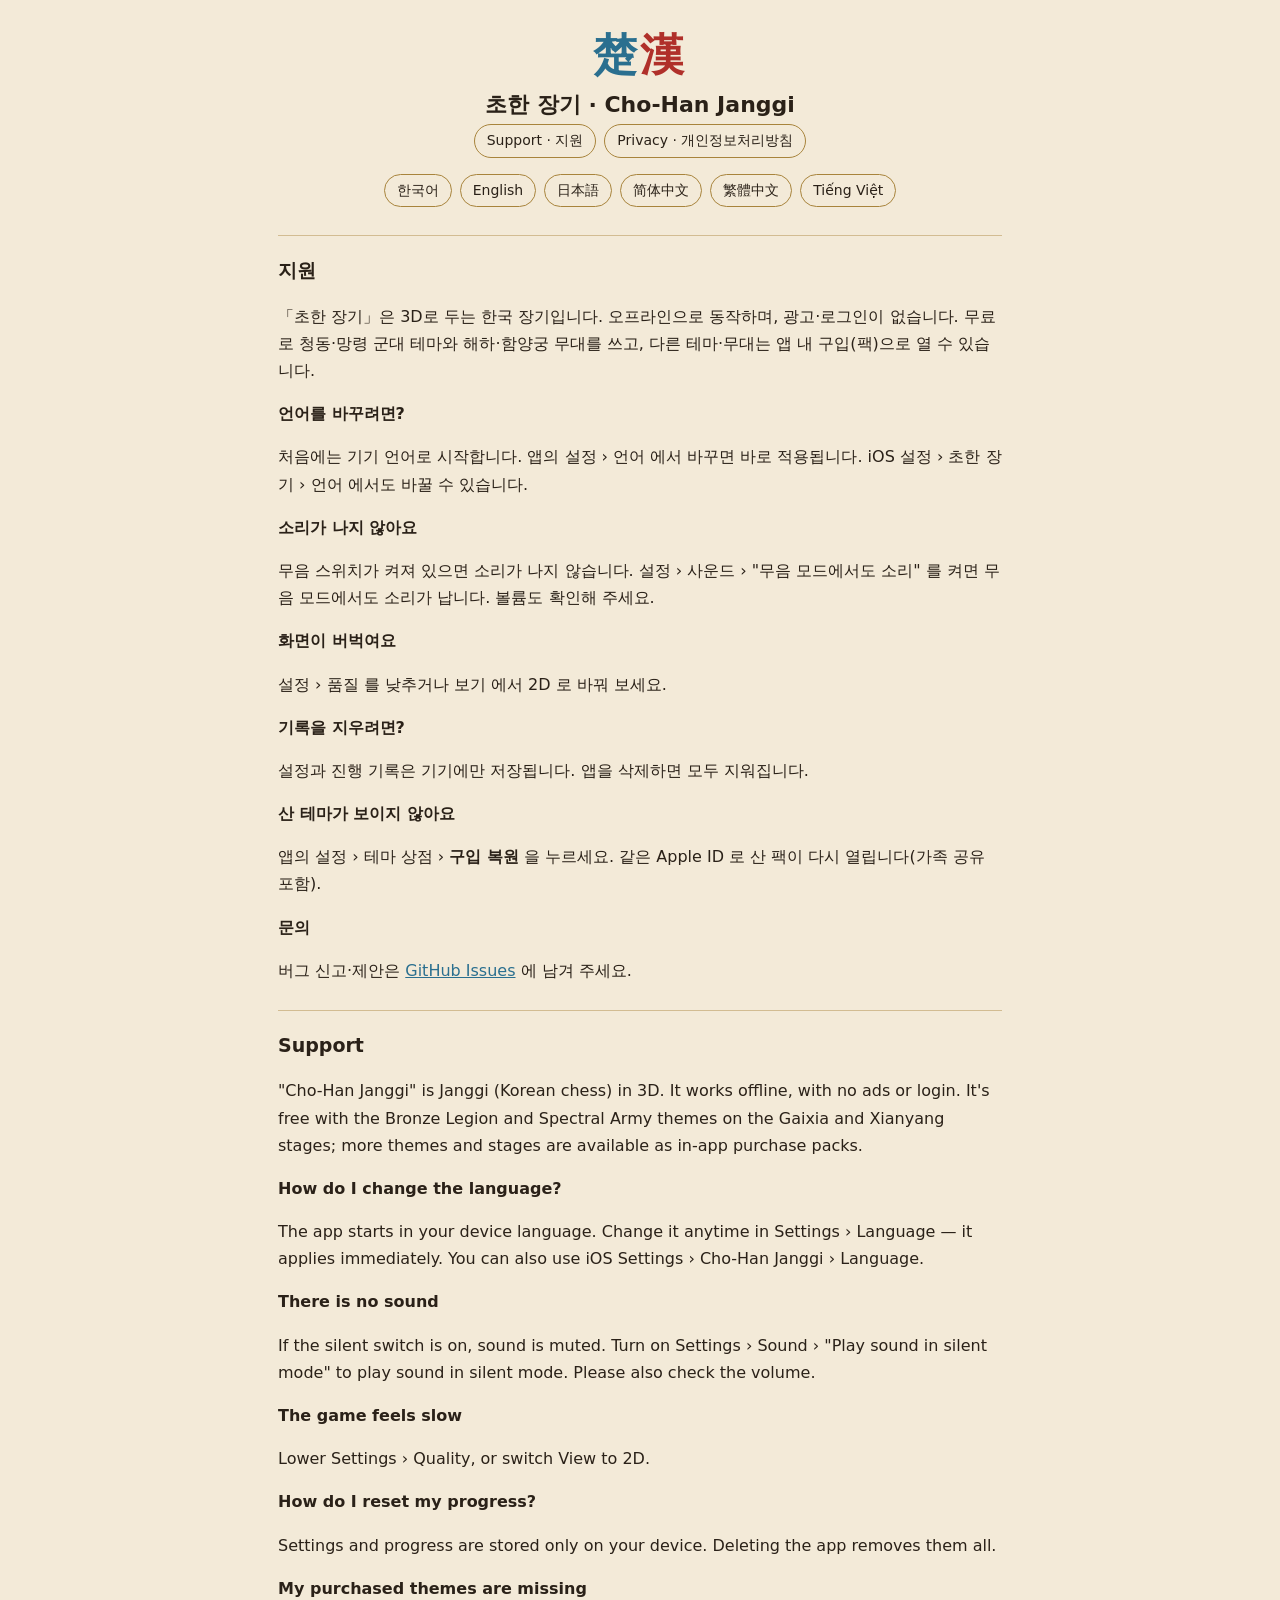
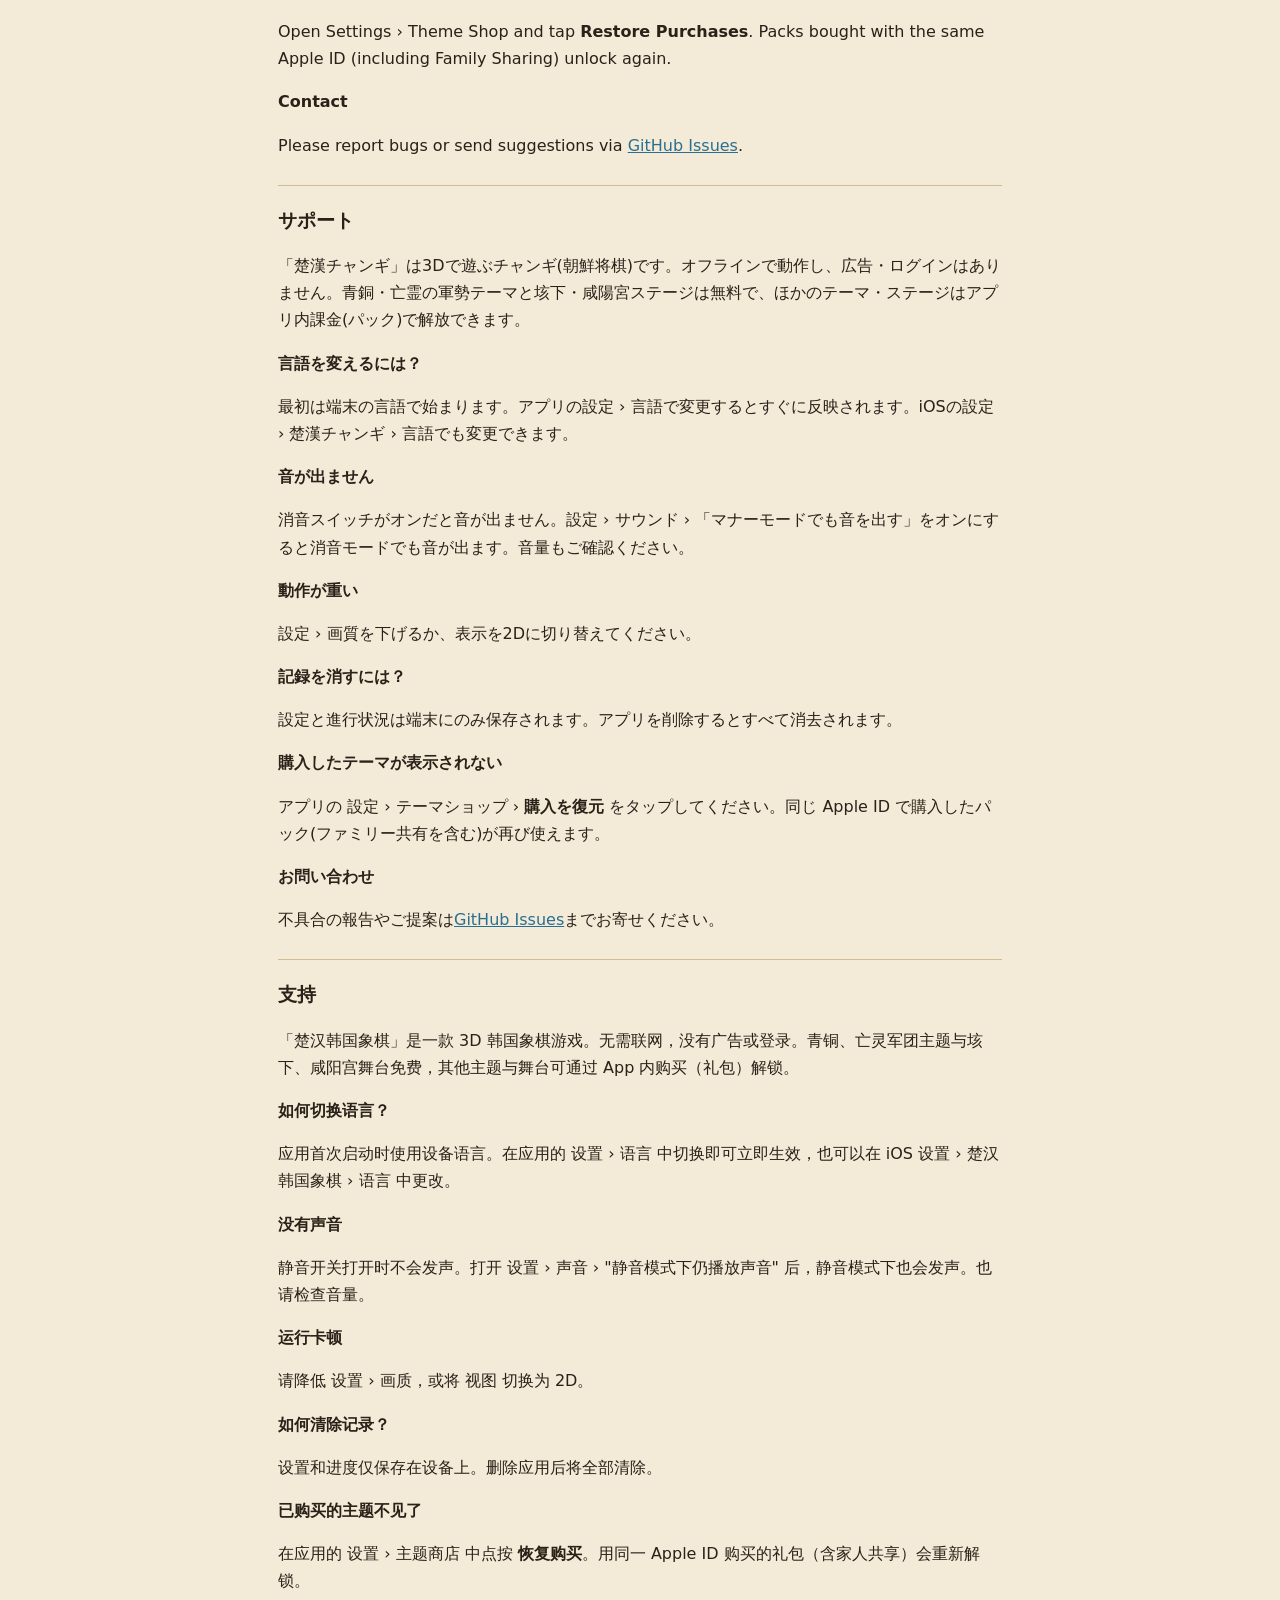
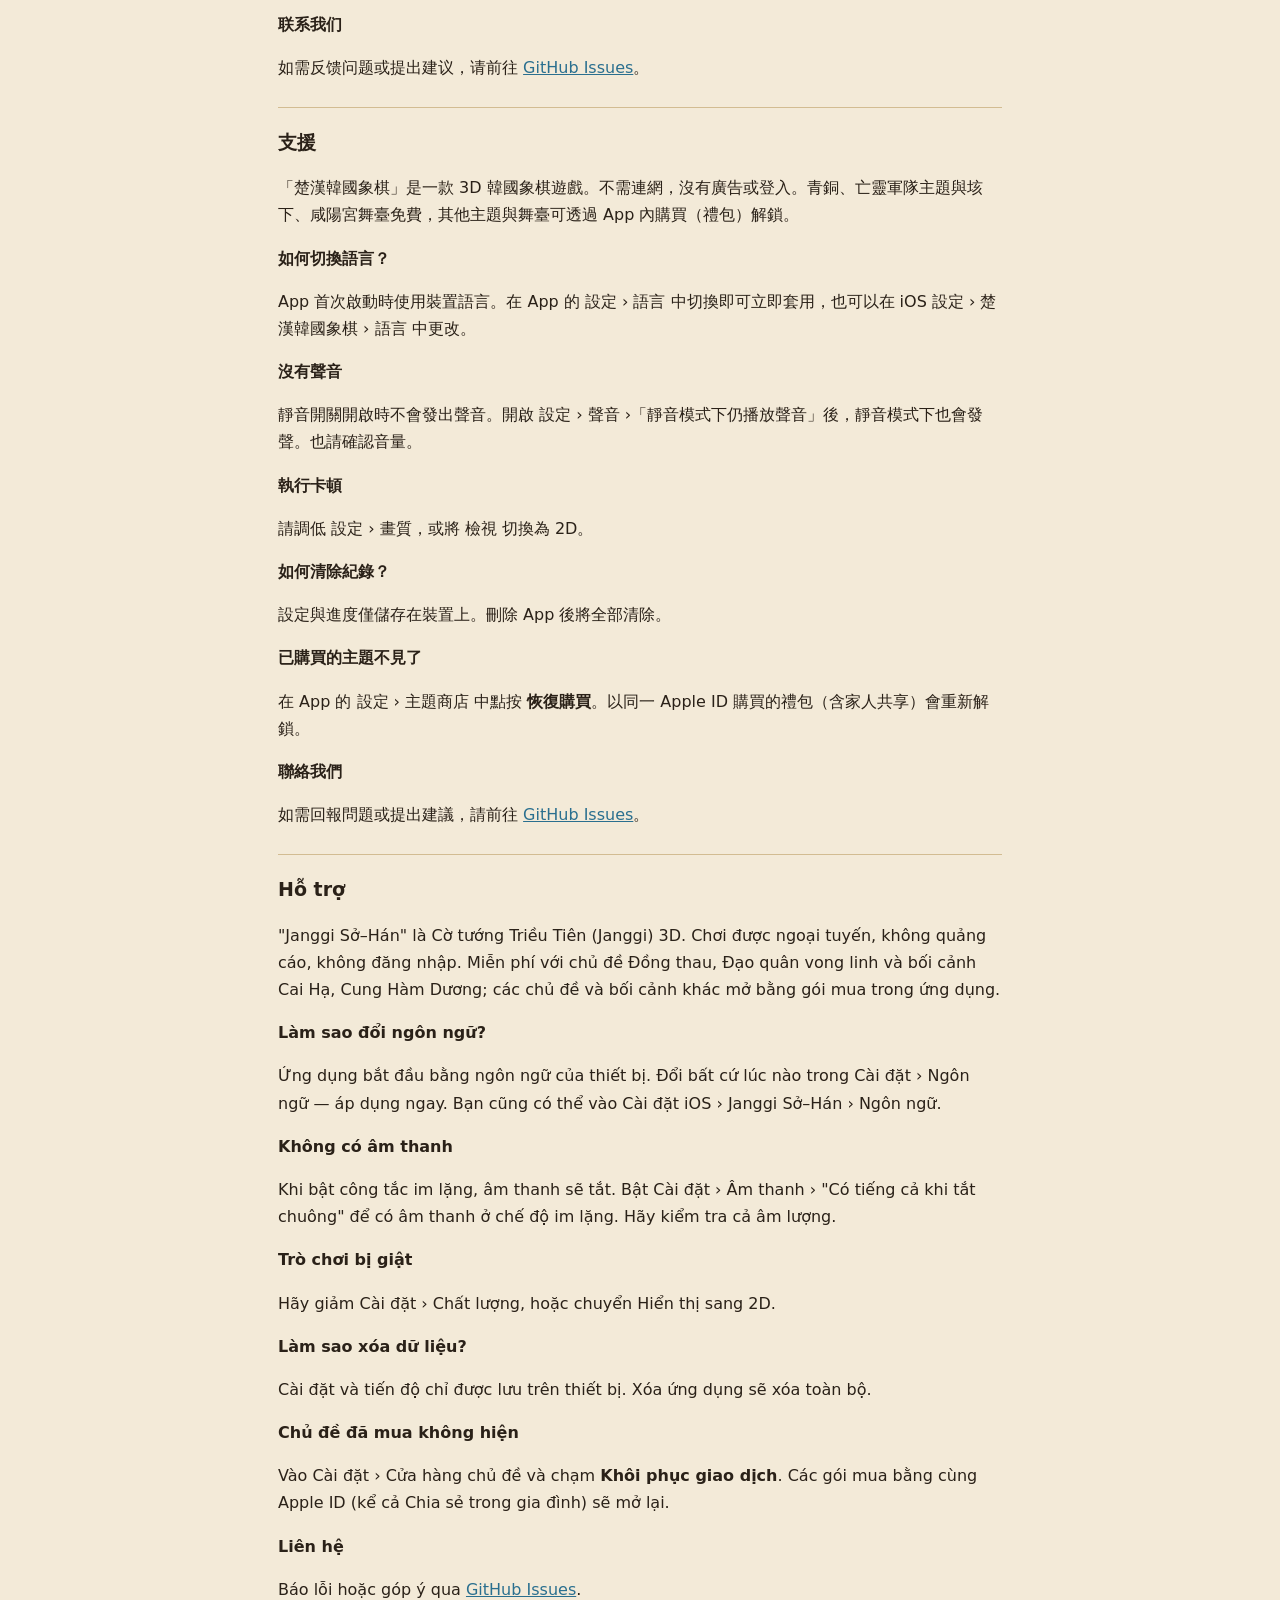
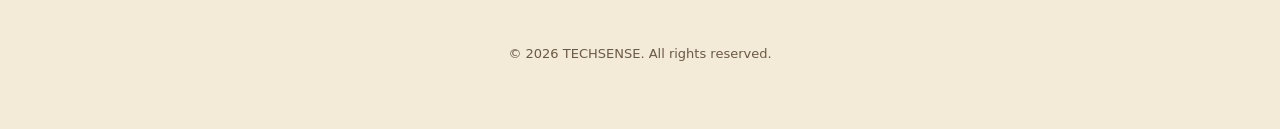
<file: index.html>
<!doctype html><html lang="ko"><head><meta charset="utf-8"><meta name="viewport" content="width=device-width, initial-scale=1"><title>Support · 지원 — 楚漢</title><link rel="stylesheet" href="style.css"></head><body><main><header><div class="mark"><span class="c">楚</span><span class="h">漢</span></div><h1>초한 장기 · Cho-Han Janggi</h1><nav class="pages"><a href="index.html">Support · 지원</a><a href="privacy.html">Privacy · 개인정보처리방침</a></nav><nav class="langs"><a href="#ko">한국어</a><a href="#en">English</a><a href="#ja">日本語</a><a href="#zh-Hans">简体中文</a><a href="#zh-Hant">繁體中文</a><a href="#vi">Tiếng Việt</a></nav></header><section id="ko" lang="ko"><h2>지원</h2><p>「초한 장기」은 3D로 두는 한국 장기입니다. 오프라인으로 동작하며, 광고·로그인이 없습니다. 무료로 청동·망령 군대 테마와 해하·함양궁 무대를 쓰고, 다른 테마·무대는 앱 내 구입(팩)으로 열 수 있습니다.</p><h3>언어를 바꾸려면?</h3><p>처음에는 기기 언어로 시작합니다. 앱의 설정 › 언어 에서 바꾸면 바로 적용됩니다. iOS 설정 › 초한 장기 › 언어 에서도 바꿀 수 있습니다.</p><h3>소리가 나지 않아요</h3><p>무음 스위치가 켜져 있으면 소리가 나지 않습니다. 설정 › 사운드 › "무음 모드에서도 소리" 를 켜면 무음 모드에서도 소리가 납니다. 볼륨도 확인해 주세요.</p><h3>화면이 버벅여요</h3><p>설정 › 품질 를 낮추거나 보기 에서 2D 로 바꿔 보세요.</p><h3>기록을 지우려면?</h3><p>설정과 진행 기록은 기기에만 저장됩니다. 앱을 삭제하면 모두 지워집니다.</p><h3>산 테마가 보이지 않아요</h3><p>앱의 설정 › 테마 상점 › <b>구입 복원</b> 을 누르세요. 같은 Apple ID 로 산 팩이 다시 열립니다(가족 공유 포함).</p><h3>문의</h3><p>버그 신고·제안은 <a href="https://github.com/Kim-Hakseong/chohan-janggi/issues">GitHub Issues</a> 에 남겨 주세요.</p></section><section id="en" lang="en"><h2>Support</h2><p>"Cho-Han Janggi" is Janggi (Korean chess) in 3D. It works offline, with no ads or login. It's free with the Bronze Legion and Spectral Army themes on the Gaixia and Xianyang stages; more themes and stages are available as in-app purchase packs.</p><h3>How do I change the language?</h3><p>The app starts in your device language. Change it anytime in Settings › Language — it applies immediately. You can also use iOS Settings › Cho-Han Janggi › Language.</p><h3>There is no sound</h3><p>If the silent switch is on, sound is muted. Turn on Settings › Sound › "Play sound in silent mode" to play sound in silent mode. Please also check the volume.</p><h3>The game feels slow</h3><p>Lower Settings › Quality, or switch View to 2D.</p><h3>How do I reset my progress?</h3><p>Settings and progress are stored only on your device. Deleting the app removes them all.</p><h3>My purchased themes are missing</h3><p>Open Settings › Theme Shop and tap <b>Restore Purchases</b>. Packs bought with the same Apple ID (including Family Sharing) unlock again.</p><h3>Contact</h3><p>Please report bugs or send suggestions via <a href="https://github.com/Kim-Hakseong/chohan-janggi/issues">GitHub Issues</a>.</p></section><section id="ja" lang="ja"><h2>サポート</h2><p>「楚漢チャンギ」は3Dで遊ぶチャンギ(朝鮮将棋)です。オフラインで動作し、広告・ログインはありません。青銅・亡霊の軍勢テーマと垓下・咸陽宮ステージは無料で、ほかのテーマ・ステージはアプリ内課金(パック)で解放できます。</p><h3>言語を変えるには？</h3><p>最初は端末の言語で始まります。アプリの設定 › 言語で変更するとすぐに反映されます。iOSの設定 › 楚漢チャンギ › 言語でも変更できます。</p><h3>音が出ません</h3><p>消音スイッチがオンだと音が出ません。設定 › サウンド › 「マナーモードでも音を出す」をオンにすると消音モードでも音が出ます。音量もご確認ください。</p><h3>動作が重い</h3><p>設定 › 画質を下げるか、表示を2Dに切り替えてください。</p><h3>記録を消すには？</h3><p>設定と進行状況は端末にのみ保存されます。アプリを削除するとすべて消去されます。</p><h3>購入したテーマが表示されない</h3><p>アプリの 設定 › テーマショップ › <b>購入を復元</b> をタップしてください。同じ Apple ID で購入したパック(ファミリー共有を含む)が再び使えます。</p><h3>お問い合わせ</h3><p>不具合の報告やご提案は<a href="https://github.com/Kim-Hakseong/chohan-janggi/issues">GitHub Issues</a>までお寄せください。</p></section><section id="zh-Hans" lang="zh-Hans"><h2>支持</h2><p>「楚汉韩国象棋」是一款 3D 韩国象棋游戏。无需联网，没有广告或登录。青铜、亡灵军团主题与垓下、咸阳宫舞台免费，其他主题与舞台可通过 App 内购买（礼包）解锁。</p><h3>如何切换语言？</h3><p>应用首次启动时使用设备语言。在应用的 设置 › 语言 中切换即可立即生效，也可以在 iOS 设置 › 楚汉韩国象棋 › 语言 中更改。</p><h3>没有声音</h3><p>静音开关打开时不会发声。打开 设置 › 声音 › "静音模式下仍播放声音" 后，静音模式下也会发声。也请检查音量。</p><h3>运行卡顿</h3><p>请降低 设置 › 画质，或将 视图 切换为 2D。</p><h3>如何清除记录？</h3><p>设置和进度仅保存在设备上。删除应用后将全部清除。</p><h3>已购买的主题不见了</h3><p>在应用的 设置 › 主题商店 中点按 <b>恢复购买</b>。用同一 Apple ID 购买的礼包（含家人共享）会重新解锁。</p><h3>联系我们</h3><p>如需反馈问题或提出建议，请前往 <a href="https://github.com/Kim-Hakseong/chohan-janggi/issues">GitHub Issues</a>。</p></section><section id="zh-Hant" lang="zh-Hant"><h2>支援</h2><p>「楚漢韓國象棋」是一款 3D 韓國象棋遊戲。不需連網，沒有廣告或登入。青銅、亡靈軍隊主題與垓下、咸陽宮舞臺免費，其他主題與舞臺可透過 App 內購買（禮包）解鎖。</p><h3>如何切換語言？</h3><p>App 首次啟動時使用裝置語言。在 App 的 設定 › 語言 中切換即可立即套用，也可以在 iOS 設定 › 楚漢韓國象棋 › 語言 中更改。</p><h3>沒有聲音</h3><p>靜音開關開啟時不會發出聲音。開啟 設定 › 聲音 ›「靜音模式下仍播放聲音」後，靜音模式下也會發聲。也請確認音量。</p><h3>執行卡頓</h3><p>請調低 設定 › 畫質，或將 檢視 切換為 2D。</p><h3>如何清除紀錄？</h3><p>設定與進度僅儲存在裝置上。刪除 App 後將全部清除。</p><h3>已購買的主題不見了</h3><p>在 App 的 設定 › 主題商店 中點按 <b>恢復購買</b>。以同一 Apple ID 購買的禮包（含家人共享）會重新解鎖。</p><h3>聯絡我們</h3><p>如需回報問題或提出建議，請前往 <a href="https://github.com/Kim-Hakseong/chohan-janggi/issues">GitHub Issues</a>。</p></section><section id="vi" lang="vi"><h2>Hỗ trợ</h2><p>"Janggi Sở–Hán" là Cờ tướng Triều Tiên (Janggi) 3D. Chơi được ngoại tuyến, không quảng cáo, không đăng nhập. Miễn phí với chủ đề Đồng thau, Đạo quân vong linh và bối cảnh Cai Hạ, Cung Hàm Dương; các chủ đề và bối cảnh khác mở bằng gói mua trong ứng dụng.</p><h3>Làm sao đổi ngôn ngữ?</h3><p>Ứng dụng bắt đầu bằng ngôn ngữ của thiết bị. Đổi bất cứ lúc nào trong Cài đặt › Ngôn ngữ — áp dụng ngay. Bạn cũng có thể vào Cài đặt iOS › Janggi Sở–Hán › Ngôn ngữ.</p><h3>Không có âm thanh</h3><p>Khi bật công tắc im lặng, âm thanh sẽ tắt. Bật Cài đặt › Âm thanh › "Có tiếng cả khi tắt chuông" để có âm thanh ở chế độ im lặng. Hãy kiểm tra cả âm lượng.</p><h3>Trò chơi bị giật</h3><p>Hãy giảm Cài đặt › Chất lượng, hoặc chuyển Hiển thị sang 2D.</p><h3>Làm sao xóa dữ liệu?</h3><p>Cài đặt và tiến độ chỉ được lưu trên thiết bị. Xóa ứng dụng sẽ xóa toàn bộ.</p><h3>Chủ đề đã mua không hiện</h3><p>Vào Cài đặt › Cửa hàng chủ đề và chạm <b>Khôi phục giao dịch</b>. Các gói mua bằng cùng Apple ID (kể cả Chia sẻ trong gia đình) sẽ mở lại.</p><h3>Liên hệ</h3><p>Báo lỗi hoặc góp ý qua <a href="https://github.com/Kim-Hakseong/chohan-janggi/issues">GitHub Issues</a>.</p></section><footer>© 2026 TECHSENSE. All rights reserved.</footer></main></body></html>
</file>
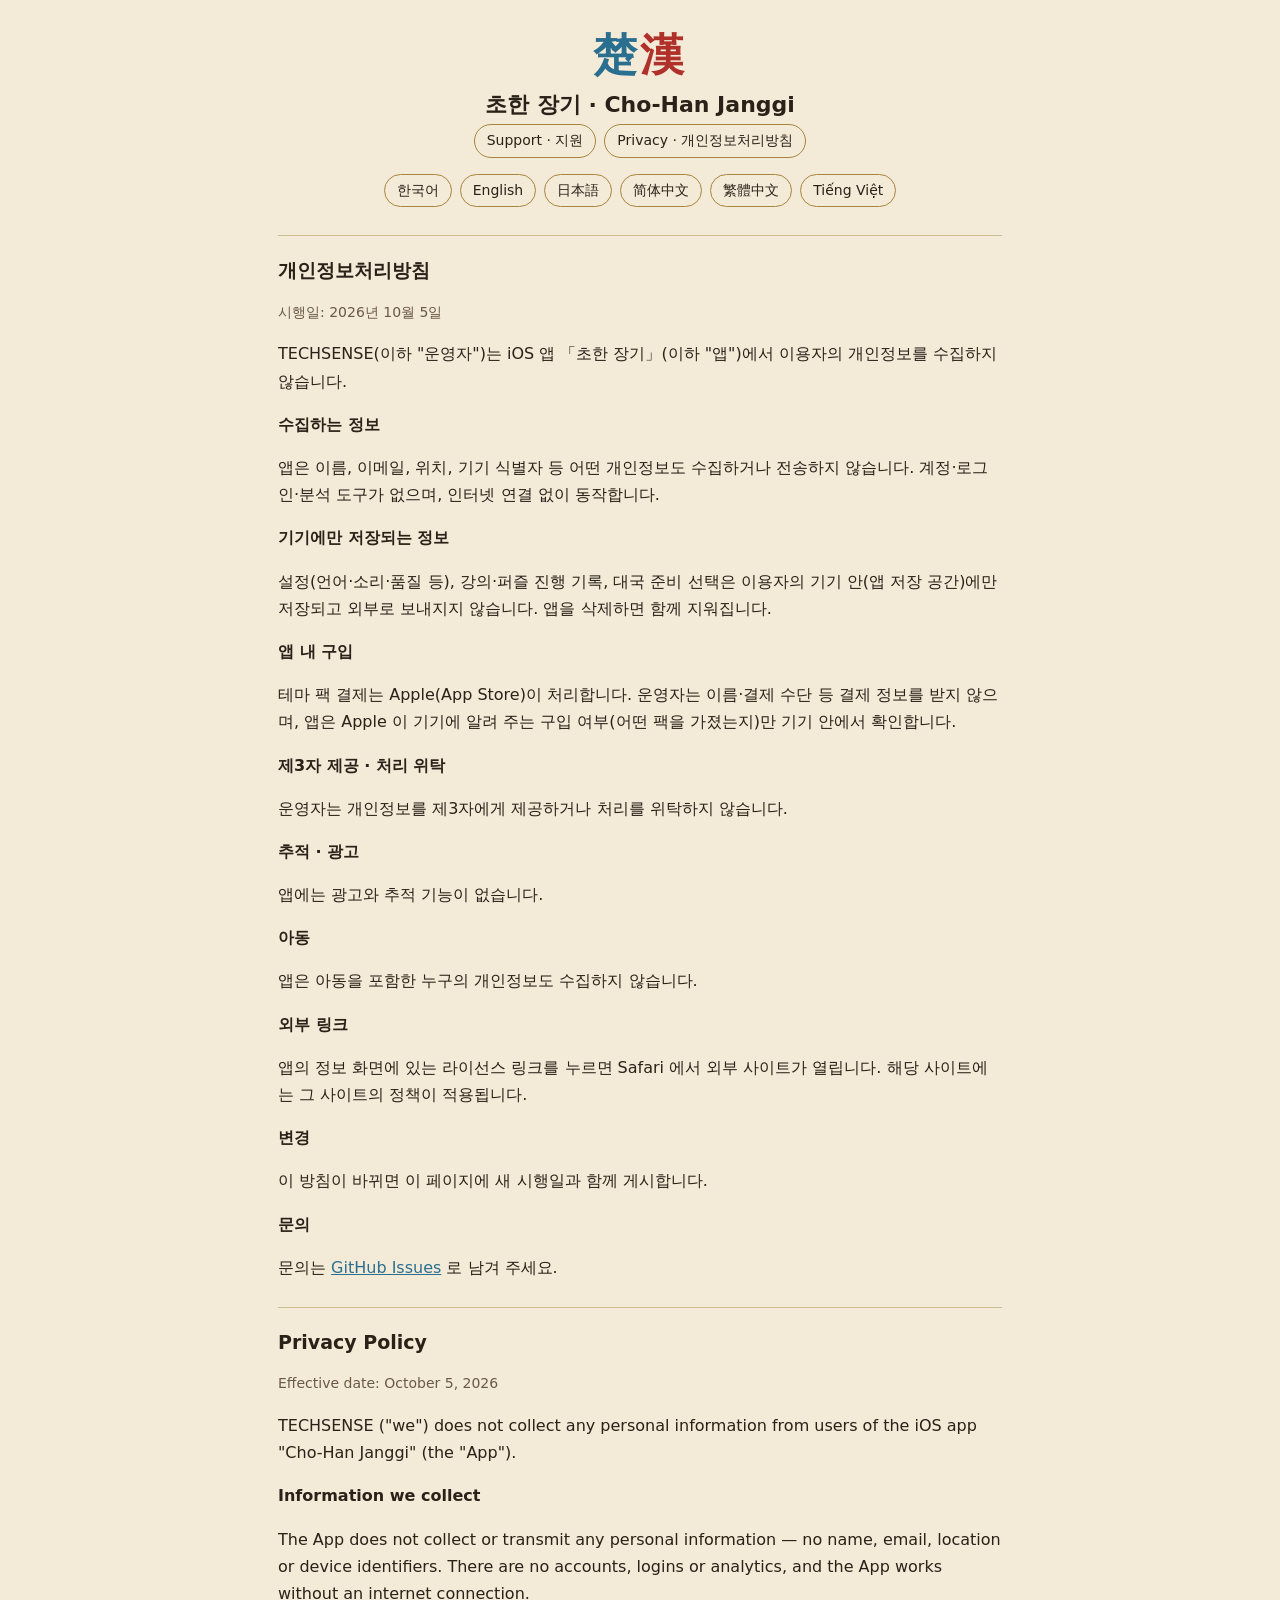
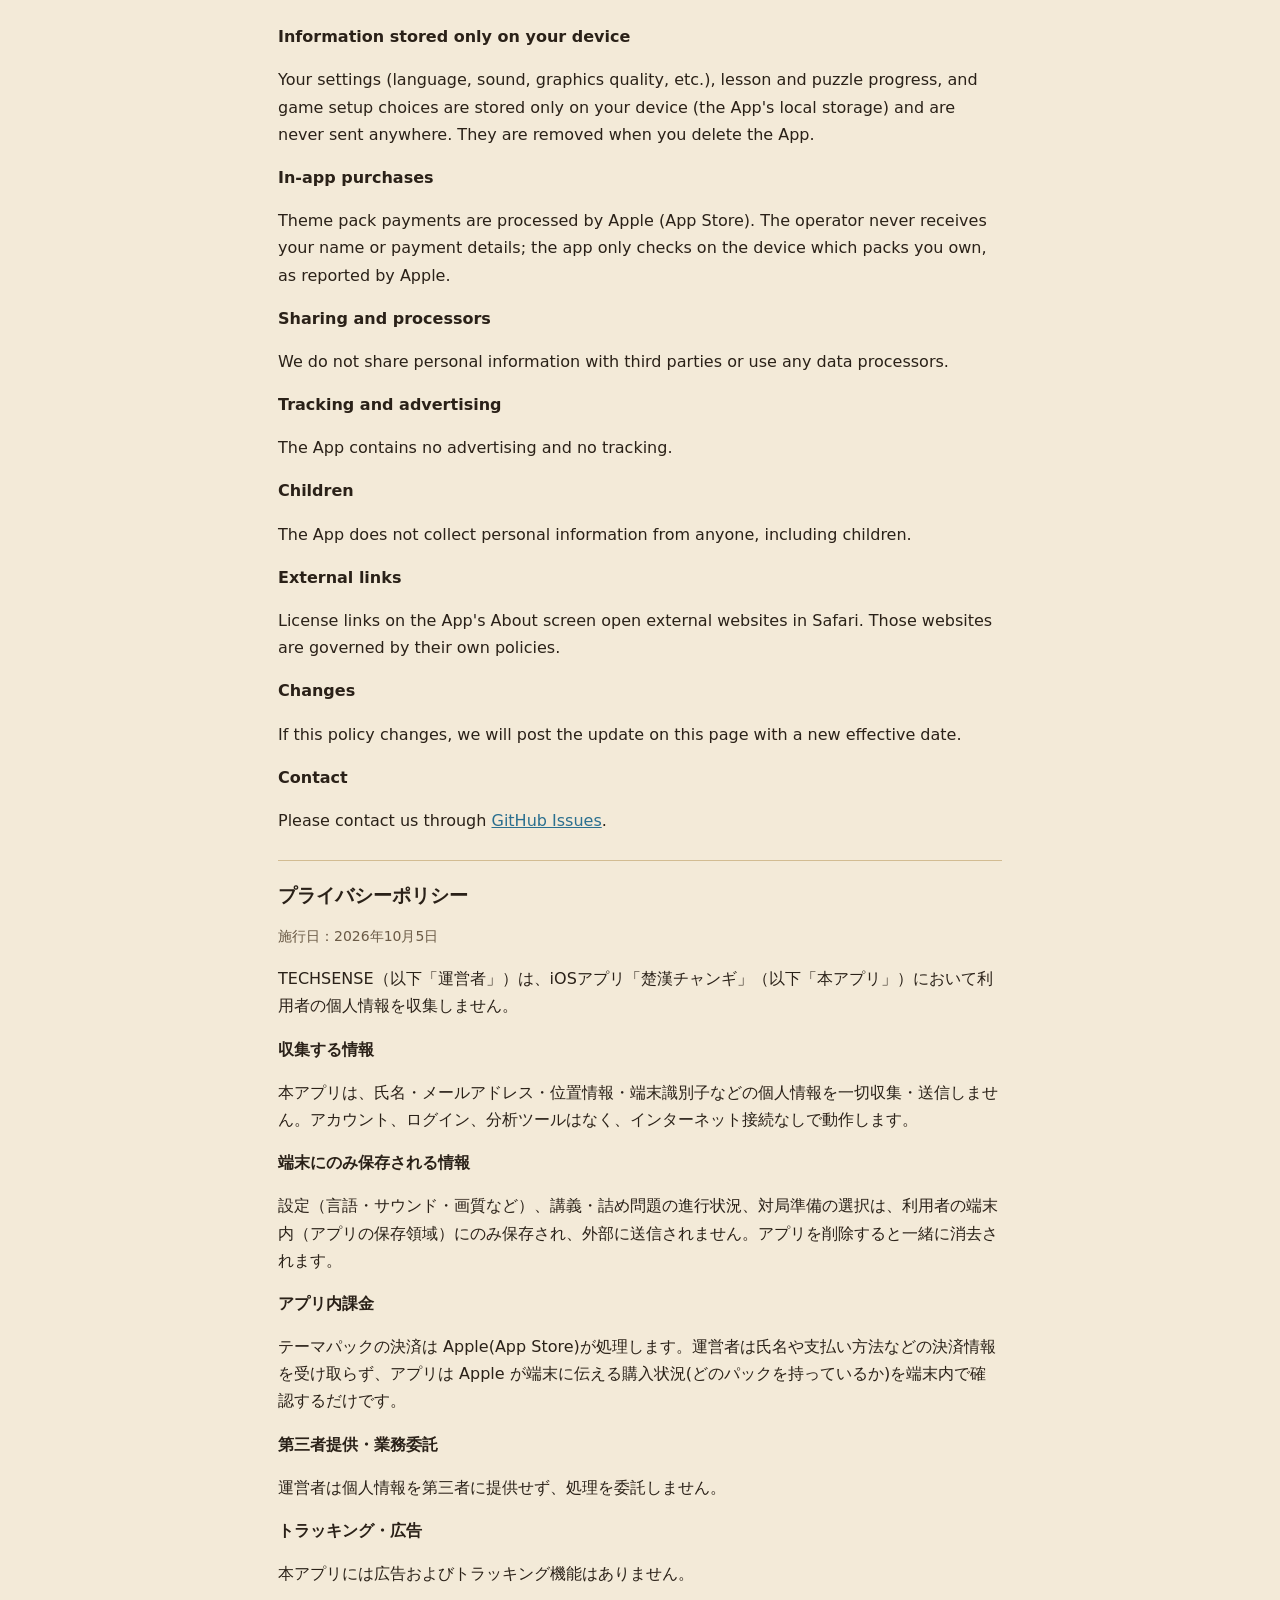
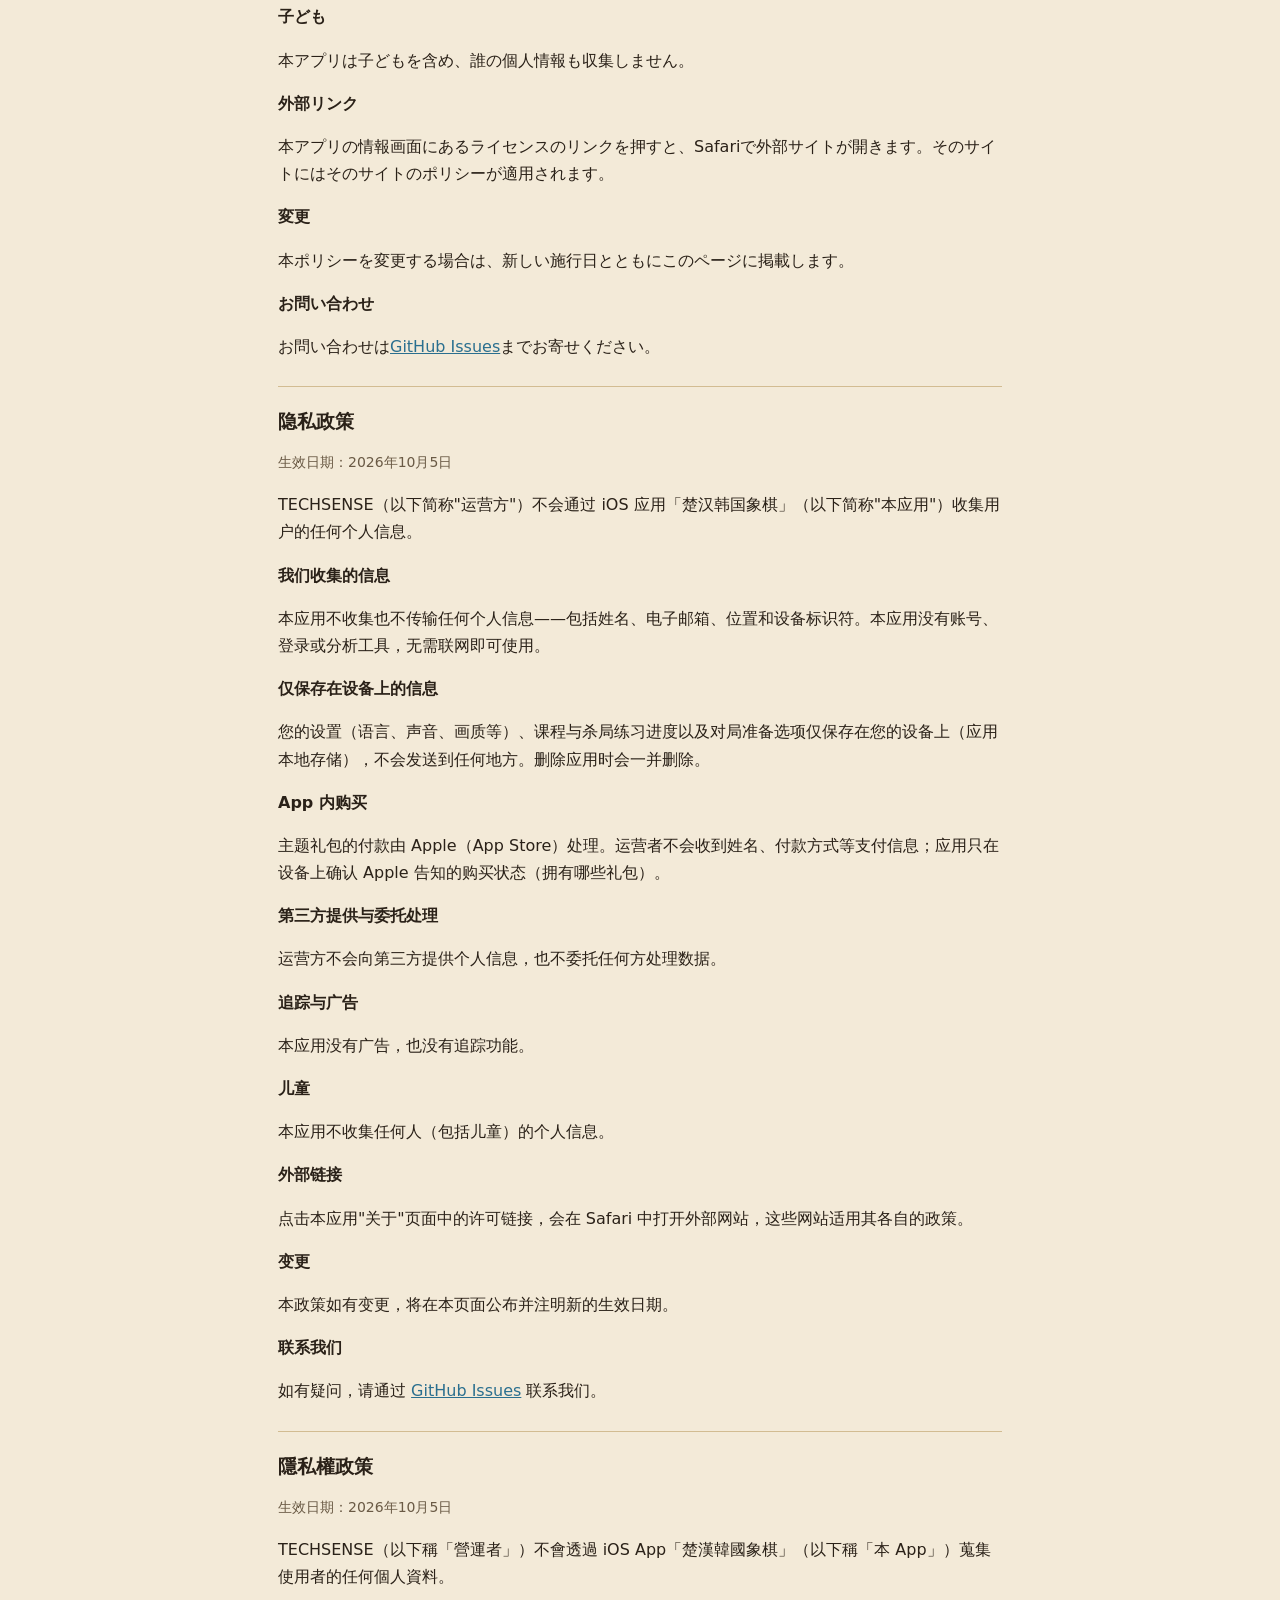
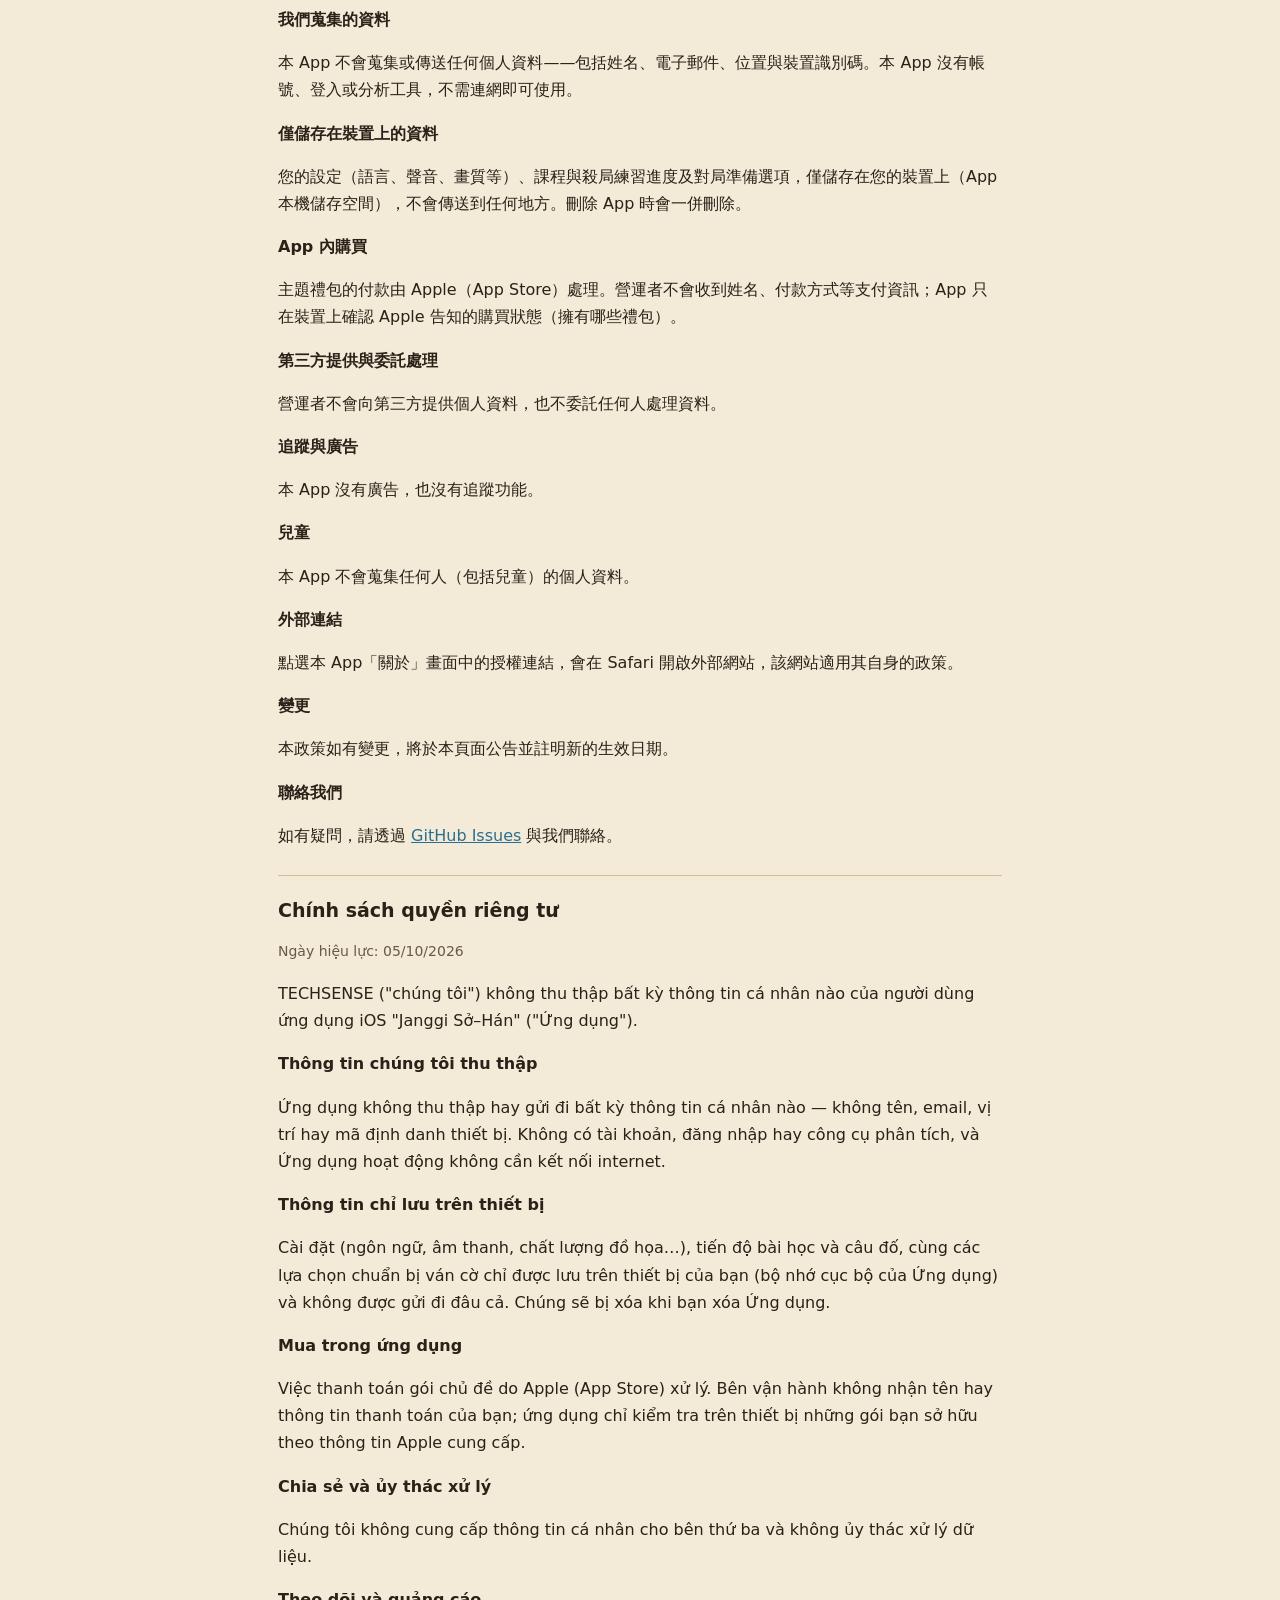
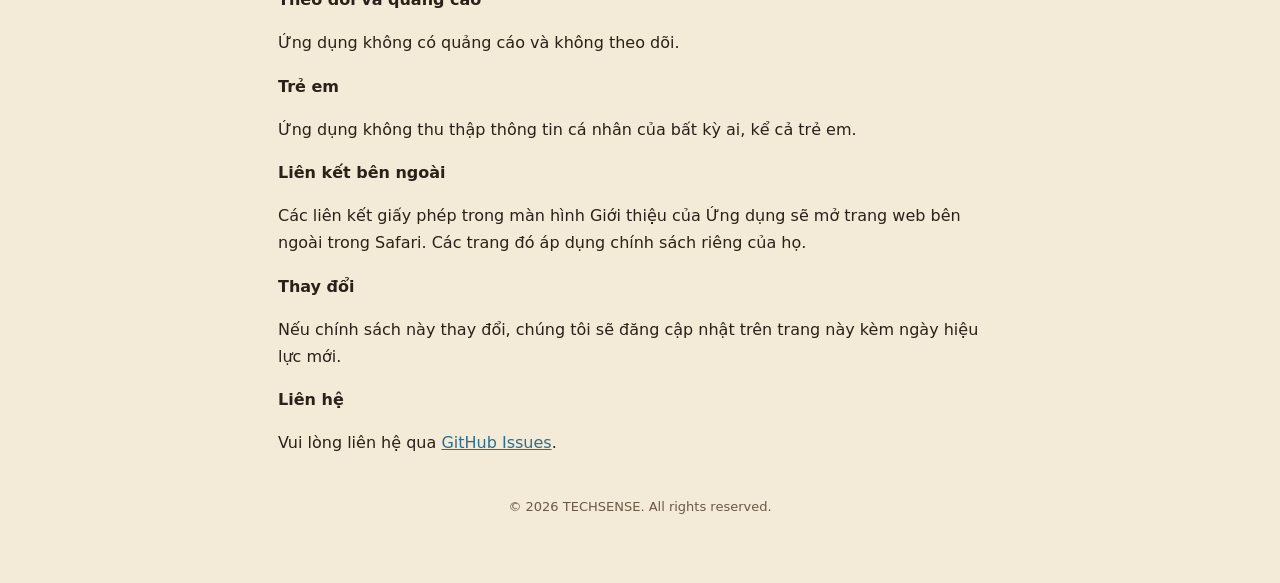
<file: privacy.html>
<!doctype html><html lang="ko"><head><meta charset="utf-8"><meta name="viewport" content="width=device-width, initial-scale=1"><title>Privacy Policy · 개인정보처리방침 — 楚漢</title><link rel="stylesheet" href="style.css"></head><body><main><header><div class="mark"><span class="c">楚</span><span class="h">漢</span></div><h1>초한 장기 · Cho-Han Janggi</h1><nav class="pages"><a href="index.html">Support · 지원</a><a href="privacy.html">Privacy · 개인정보처리방침</a></nav><nav class="langs"><a href="#ko">한국어</a><a href="#en">English</a><a href="#ja">日本語</a><a href="#zh-Hans">简体中文</a><a href="#zh-Hant">繁體中文</a><a href="#vi">Tiếng Việt</a></nav></header><section id="ko" lang="ko"><h2>개인정보처리방침</h2><p class="muted">시행일: 2026년 10월 5일</p><p>TECHSENSE(이하 "운영자")는 iOS 앱 「초한 장기」(이하 "앱")에서 이용자의 개인정보를 수집하지 않습니다.</p><h3>수집하는 정보</h3><p>앱은 이름, 이메일, 위치, 기기 식별자 등 어떤 개인정보도 수집하거나 전송하지 않습니다. 계정·로그인·분석 도구가 없으며, 인터넷 연결 없이 동작합니다.</p><h3>기기에만 저장되는 정보</h3><p>설정(언어·소리·품질 등), 강의·퍼즐 진행 기록, 대국 준비 선택은 이용자의 기기 안(앱 저장 공간)에만 저장되고 외부로 보내지지 않습니다. 앱을 삭제하면 함께 지워집니다.</p><h3>앱 내 구입</h3><p>테마 팩 결제는 Apple(App Store)이 처리합니다. 운영자는 이름·결제 수단 등 결제 정보를 받지 않으며, 앱은 Apple 이 기기에 알려 주는 구입 여부(어떤 팩을 가졌는지)만 기기 안에서 확인합니다.</p><h3>제3자 제공 · 처리 위탁</h3><p>운영자는 개인정보를 제3자에게 제공하거나 처리를 위탁하지 않습니다.</p><h3>추적 · 광고</h3><p>앱에는 광고와 추적 기능이 없습니다.</p><h3>아동</h3><p>앱은 아동을 포함한 누구의 개인정보도 수집하지 않습니다.</p><h3>외부 링크</h3><p>앱의 정보 화면에 있는 라이선스 링크를 누르면 Safari 에서 외부 사이트가 열립니다. 해당 사이트에는 그 사이트의 정책이 적용됩니다.</p><h3>변경</h3><p>이 방침이 바뀌면 이 페이지에 새 시행일과 함께 게시합니다.</p><h3>문의</h3><p>문의는 <a href="https://github.com/Kim-Hakseong/chohan-janggi/issues">GitHub Issues</a> 로 남겨 주세요.</p></section><section id="en" lang="en"><h2>Privacy Policy</h2><p class="muted">Effective date: October 5, 2026</p><p>TECHSENSE ("we") does not collect any personal information from users of the iOS app "Cho-Han Janggi" (the "App").</p><h3>Information we collect</h3><p>The App does not collect or transmit any personal information — no name, email, location or device identifiers. There are no accounts, logins or analytics, and the App works without an internet connection.</p><h3>Information stored only on your device</h3><p>Your settings (language, sound, graphics quality, etc.), lesson and puzzle progress, and game setup choices are stored only on your device (the App's local storage) and are never sent anywhere. They are removed when you delete the App.</p><h3>In-app purchases</h3><p>Theme pack payments are processed by Apple (App Store). The operator never receives your name or payment details; the app only checks on the device which packs you own, as reported by Apple.</p><h3>Sharing and processors</h3><p>We do not share personal information with third parties or use any data processors.</p><h3>Tracking and advertising</h3><p>The App contains no advertising and no tracking.</p><h3>Children</h3><p>The App does not collect personal information from anyone, including children.</p><h3>External links</h3><p>License links on the App's About screen open external websites in Safari. Those websites are governed by their own policies.</p><h3>Changes</h3><p>If this policy changes, we will post the update on this page with a new effective date.</p><h3>Contact</h3><p>Please contact us through <a href="https://github.com/Kim-Hakseong/chohan-janggi/issues">GitHub Issues</a>.</p></section><section id="ja" lang="ja"><h2>プライバシーポリシー</h2><p class="muted">施行日：2026年10月5日</p><p>TECHSENSE（以下「運営者」）は、iOSアプリ「楚漢チャンギ」（以下「本アプリ」）において利用者の個人情報を収集しません。</p><h3>収集する情報</h3><p>本アプリは、氏名・メールアドレス・位置情報・端末識別子などの個人情報を一切収集・送信しません。アカウント、ログイン、分析ツールはなく、インターネット接続なしで動作します。</p><h3>端末にのみ保存される情報</h3><p>設定（言語・サウンド・画質など）、講義・詰め問題の進行状況、対局準備の選択は、利用者の端末内（アプリの保存領域）にのみ保存され、外部に送信されません。アプリを削除すると一緒に消去されます。</p><h3>アプリ内課金</h3><p>テーマパックの決済は Apple(App Store)が処理します。運営者は氏名や支払い方法などの決済情報を受け取らず、アプリは Apple が端末に伝える購入状況(どのパックを持っているか)を端末内で確認するだけです。</p><h3>第三者提供・業務委託</h3><p>運営者は個人情報を第三者に提供せず、処理を委託しません。</p><h3>トラッキング・広告</h3><p>本アプリには広告およびトラッキング機能はありません。</p><h3>子ども</h3><p>本アプリは子どもを含め、誰の個人情報も収集しません。</p><h3>外部リンク</h3><p>本アプリの情報画面にあるライセンスのリンクを押すと、Safariで外部サイトが開きます。そのサイトにはそのサイトのポリシーが適用されます。</p><h3>変更</h3><p>本ポリシーを変更する場合は、新しい施行日とともにこのページに掲載します。</p><h3>お問い合わせ</h3><p>お問い合わせは<a href="https://github.com/Kim-Hakseong/chohan-janggi/issues">GitHub Issues</a>までお寄せください。</p></section><section id="zh-Hans" lang="zh-Hans"><h2>隐私政策</h2><p class="muted">生效日期：2026年10月5日</p><p>TECHSENSE（以下简称"运营方"）不会通过 iOS 应用「楚汉韩国象棋」（以下简称"本应用"）收集用户的任何个人信息。</p><h3>我们收集的信息</h3><p>本应用不收集也不传输任何个人信息——包括姓名、电子邮箱、位置和设备标识符。本应用没有账号、登录或分析工具，无需联网即可使用。</p><h3>仅保存在设备上的信息</h3><p>您的设置（语言、声音、画质等）、课程与杀局练习进度以及对局准备选项仅保存在您的设备上（应用本地存储），不会发送到任何地方。删除应用时会一并删除。</p><h3>App 内购买</h3><p>主题礼包的付款由 Apple（App Store）处理。运营者不会收到姓名、付款方式等支付信息；应用只在设备上确认 Apple 告知的购买状态（拥有哪些礼包）。</p><h3>第三方提供与委托处理</h3><p>运营方不会向第三方提供个人信息，也不委托任何方处理数据。</p><h3>追踪与广告</h3><p>本应用没有广告，也没有追踪功能。</p><h3>儿童</h3><p>本应用不收集任何人（包括儿童）的个人信息。</p><h3>外部链接</h3><p>点击本应用"关于"页面中的许可链接，会在 Safari 中打开外部网站，这些网站适用其各自的政策。</p><h3>变更</h3><p>本政策如有变更，将在本页面公布并注明新的生效日期。</p><h3>联系我们</h3><p>如有疑问，请通过 <a href="https://github.com/Kim-Hakseong/chohan-janggi/issues">GitHub Issues</a> 联系我们。</p></section><section id="zh-Hant" lang="zh-Hant"><h2>隱私權政策</h2><p class="muted">生效日期：2026年10月5日</p><p>TECHSENSE（以下稱「營運者」）不會透過 iOS App「楚漢韓國象棋」（以下稱「本 App」）蒐集使用者的任何個人資料。</p><h3>我們蒐集的資料</h3><p>本 App 不會蒐集或傳送任何個人資料——包括姓名、電子郵件、位置與裝置識別碼。本 App 沒有帳號、登入或分析工具，不需連網即可使用。</p><h3>僅儲存在裝置上的資料</h3><p>您的設定（語言、聲音、畫質等）、課程與殺局練習進度及對局準備選項，僅儲存在您的裝置上（App 本機儲存空間），不會傳送到任何地方。刪除 App 時會一併刪除。</p><h3>App 內購買</h3><p>主題禮包的付款由 Apple（App Store）處理。營運者不會收到姓名、付款方式等支付資訊；App 只在裝置上確認 Apple 告知的購買狀態（擁有哪些禮包）。</p><h3>第三方提供與委託處理</h3><p>營運者不會向第三方提供個人資料，也不委託任何人處理資料。</p><h3>追蹤與廣告</h3><p>本 App 沒有廣告，也沒有追蹤功能。</p><h3>兒童</h3><p>本 App 不會蒐集任何人（包括兒童）的個人資料。</p><h3>外部連結</h3><p>點選本 App「關於」畫面中的授權連結，會在 Safari 開啟外部網站，該網站適用其自身的政策。</p><h3>變更</h3><p>本政策如有變更，將於本頁面公告並註明新的生效日期。</p><h3>聯絡我們</h3><p>如有疑問，請透過 <a href="https://github.com/Kim-Hakseong/chohan-janggi/issues">GitHub Issues</a> 與我們聯絡。</p></section><section id="vi" lang="vi"><h2>Chính sách quyền riêng tư</h2><p class="muted">Ngày hiệu lực: 05/10/2026</p><p>TECHSENSE ("chúng tôi") không thu thập bất kỳ thông tin cá nhân nào của người dùng ứng dụng iOS "Janggi Sở–Hán" ("Ứng dụng").</p><h3>Thông tin chúng tôi thu thập</h3><p>Ứng dụng không thu thập hay gửi đi bất kỳ thông tin cá nhân nào — không tên, email, vị trí hay mã định danh thiết bị. Không có tài khoản, đăng nhập hay công cụ phân tích, và Ứng dụng hoạt động không cần kết nối internet.</p><h3>Thông tin chỉ lưu trên thiết bị</h3><p>Cài đặt (ngôn ngữ, âm thanh, chất lượng đồ họa…), tiến độ bài học và câu đố, cùng các lựa chọn chuẩn bị ván cờ chỉ được lưu trên thiết bị của bạn (bộ nhớ cục bộ của Ứng dụng) và không được gửi đi đâu cả. Chúng sẽ bị xóa khi bạn xóa Ứng dụng.</p><h3>Mua trong ứng dụng</h3><p>Việc thanh toán gói chủ đề do Apple (App Store) xử lý. Bên vận hành không nhận tên hay thông tin thanh toán của bạn; ứng dụng chỉ kiểm tra trên thiết bị những gói bạn sở hữu theo thông tin Apple cung cấp.</p><h3>Chia sẻ và ủy thác xử lý</h3><p>Chúng tôi không cung cấp thông tin cá nhân cho bên thứ ba và không ủy thác xử lý dữ liệu.</p><h3>Theo dõi và quảng cáo</h3><p>Ứng dụng không có quảng cáo và không theo dõi.</p><h3>Trẻ em</h3><p>Ứng dụng không thu thập thông tin cá nhân của bất kỳ ai, kể cả trẻ em.</p><h3>Liên kết bên ngoài</h3><p>Các liên kết giấy phép trong màn hình Giới thiệu của Ứng dụng sẽ mở trang web bên ngoài trong Safari. Các trang đó áp dụng chính sách riêng của họ.</p><h3>Thay đổi</h3><p>Nếu chính sách này thay đổi, chúng tôi sẽ đăng cập nhật trên trang này kèm ngày hiệu lực mới.</p><h3>Liên hệ</h3><p>Vui lòng liên hệ qua <a href="https://github.com/Kim-Hakseong/chohan-janggi/issues">GitHub Issues</a>.</p></section><footer>© 2026 TECHSENSE. All rights reserved.</footer></main></body></html>
</file>
<file: style.css>
:root { --paper: #f3ead8; --ink: #2a2118; --muted: #6a5a45; --gold: #a8843c; --cho: #2a6f8f; --han: #b0302a; }
@media (prefers-color-scheme: dark) { :root { --paper: #17120d; --ink: #ece2cf; --muted: #b5a68c; --gold: #c9a34e; } }
* { box-sizing: border-box; }
body { margin: 0; background: var(--paper); color: var(--ink); font: 16px/1.7 -apple-system, system-ui, 'Apple SD Gothic Neo', 'Hiragino Sans', 'PingFang SC', sans-serif; }
main { max-width: 760px; margin: 0 auto; padding: 32px 18px 64px; }
header { text-align: center; margin-bottom: 28px; }
.mark { font: 800 44px/1.1 'Noto Serif KR', 'AppleMyungjo', serif; letter-spacing: .06em; }
.mark .c { color: var(--cho); } .mark .h { color: var(--han); }
h1 { font-size: 22px; margin: 6px 0 0; }
nav.langs { display: flex; flex-wrap: wrap; gap: 8px; justify-content: center; margin: 16px 0 8px; }
nav.langs a, nav.pages a { color: var(--ink); text-decoration: none; border: 1px solid var(--gold); border-radius: 999px; padding: 4px 12px; font-size: 14px; }
nav.pages { display: flex; gap: 8px; justify-content: center; }
section { border-top: 1px solid color-mix(in srgb, var(--gold) 45%, transparent); padding-top: 18px; margin-top: 26px; }
h2 { font-size: 19px; margin: 0 0 8px; }
h3 { font-size: 16px; margin: 16px 0 4px; }
p, li { color: var(--ink); } .muted { color: var(--muted); font-size: 14px; }
a { color: var(--cho); }
footer { text-align: center; color: var(--muted); font-size: 13px; margin-top: 40px; }
</file>
